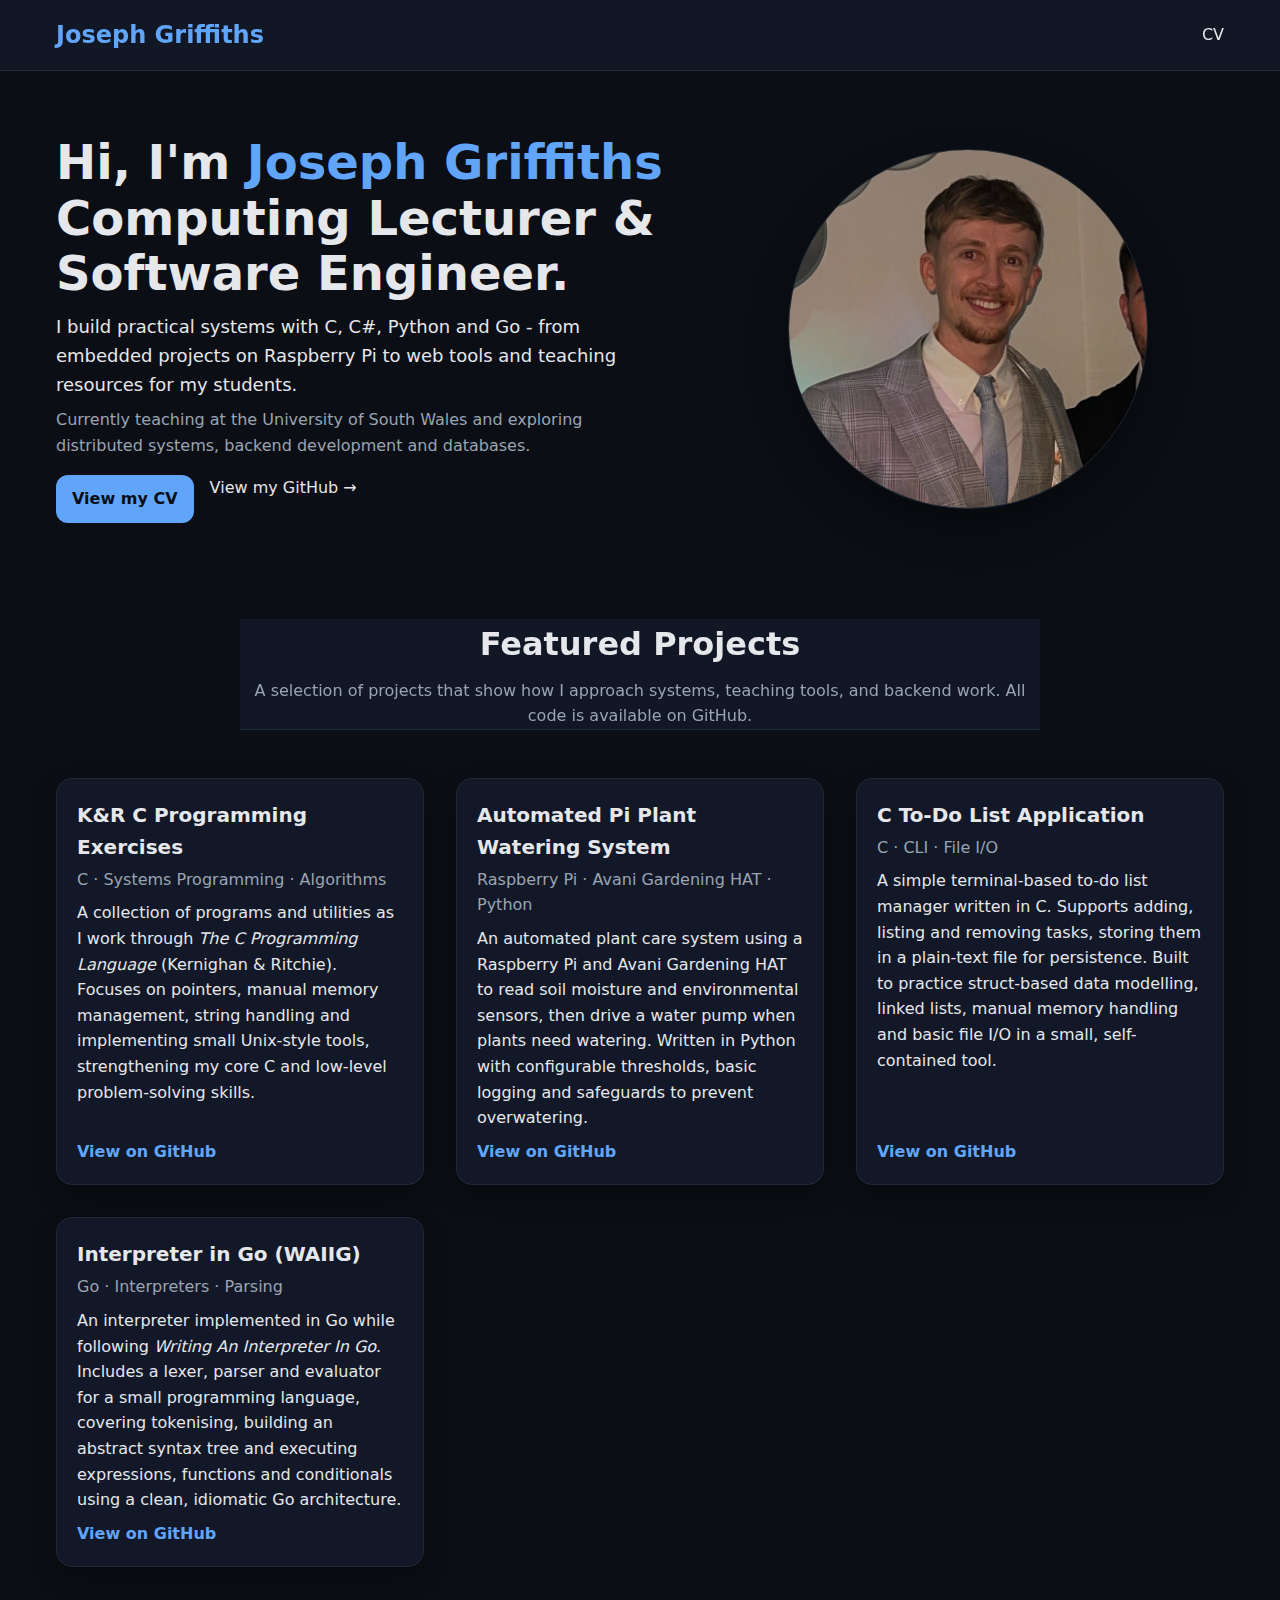
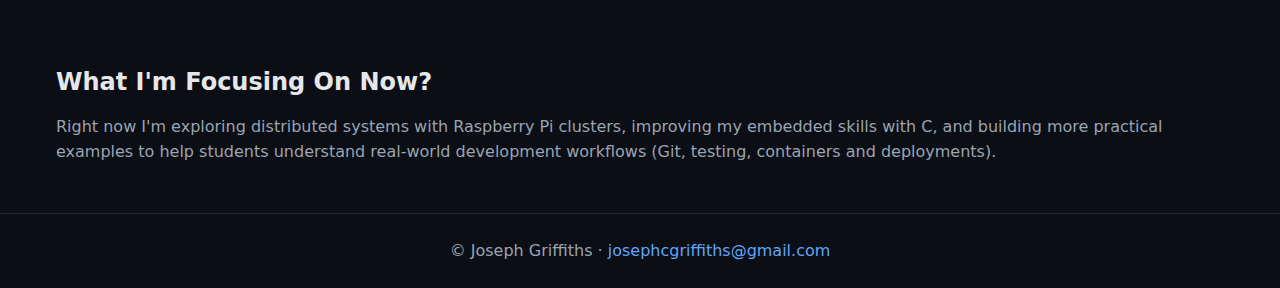
<file: index.html>
<!DOCTYPE html>
<html lang="en">
<head>
  <meta charset="UTF-8">
  <meta name="viewport" content="width=device-width, initial-scale=1.0">
  <link rel="stylesheet" href="assets/style.css">
  <title>Joseph Griffiths - Portfolio</title>
</head>
<body>
  <div data-include="partials/header.html"></div>

  <main>
    <!-- Hero / Intro -->
    <section class="hero">
      <div class="container hero-grid">
        <div class="hero-text">
          <h1>
            Hi, I'm <span class="accent">Joseph Griffiths</span><br>
            Computing Lecturer &amp; Software Engineer.
          </h1>
          <p class="lead">
            I build practical systems with C, C#, Python and Go - from embedded projects on Raspberry Pi
            to web tools and teaching resources for my students.
          </p>
          <p class="muted">
            Currently teaching at the University of South Wales and exploring distributed systems,
            backend development and databases.
          </p>

          <div class="cta">
            <a href="cv.html" class="btn">View my CV</a>
            <a href="https://github.com/josephcgriffiths" target="_blank" class="link">
              View my GitHub →
            </a>
          </div>
        </div>

        <div class="hero-photo">
          <!-- Update path if your photo lives somewhere else -->
          <img src="assets/me.jpg" alt="Portrait of Joseph Griffiths">
        </div>
      </div>
    </section>

    <!-- Featured Projects -->
    <section class="projects">
      <div class="container">
        <header class="projects-header">
          <h1>Featured Projects</h1>
          <p class="muted">
            A selection of projects that show how I approach systems, teaching tools, and backend work.
            All code is available on GitHub.
          </p>
        </header>

        <div class="projects-grid">
          <!-- Project 1: K&R C Exercises -->
          <article class="project-card">
            <!-- <img src="assets/knr-c.jpg" alt="K&R C programming examples"> -->
            <div class="project-content">
              <h2>K&amp;R C Programming Exercises</h2>
              <p class="muted">C · Systems Programming · Algorithms</p>
              <p>
                A collection of programs and utilities as I work through
                <em>The C Programming Language</em> (Kernighan &amp; Ritchie). Focuses on pointers,
                manual memory management, string handling and implementing small Unix-style tools,
                strengthening my core C and low-level problem-solving skills.
              </p>
              <div class="project-links">
                <a href="https://github.com/josephcgriffiths/KR" target="_blank">
                  View on GitHub
                </a>
              </div>
            </div>
          </article>

          <!-- Project 2: Automated Pi Plant Watering -->
          <article class="project-card">
            <!-- <img src="assets/plant-watering.jpg" alt="Automated plant watering system"> -->
            <div class="project-content">
              <h2>Automated Pi Plant Watering System</h2>
              <p class="muted">Raspberry Pi · Avani Gardening HAT · Python</p>
              <p>
                An automated plant care system using a Raspberry Pi and Avani Gardening HAT to read soil
                moisture and environmental sensors, then drive a water pump when plants need watering.
                Written in Python with configurable thresholds, basic logging and safeguards to prevent
                overwatering.
              </p>
              <div class="project-links">
                <a href="https://github.com/josephcgriffiths/automated-plant-watering-system" target="_blank">
                  View on GitHub
                </a>
              </div>
            </div>
          </article>

          <!-- Project 3: C To-Do List Application -->
          <article class="project-card">
            <!-- <img src="assets/c-todo.jpg" alt="Terminal screenshot of C to-do list app"> -->
            <div class="project-content">
              <h2>C To-Do List Application</h2>
              <p class="muted">C · CLI · File I/O</p>
              <p>
                A simple terminal-based to-do list manager written in C. Supports adding, listing and
                removing tasks, storing them in a plain-text file for persistence. Built to practice
                struct-based data modelling, linked lists, manual memory handling and basic file I/O in a small,
                self-contained tool.
              </p>
              <div class="project-links">
                <a href="https://github.com/josephcgriffiths/Todo-list" target="_blank">
                  View on GitHub
                </a>
              </div>
            </div>
          </article>

          <!-- Project 4: Go Interpreter (WAIIG) -->
          <article class="project-card">
            <!-- <img src="assets/go-interpreter.jpg" alt="Go interpreter project"> -->
            <div class="project-content">
              <h2>Interpreter in Go (WAIIG)</h2>
              <p class="muted">Go · Interpreters · Parsing</p>
              <p>
                An interpreter implemented in Go while following <em>Writing An Interpreter In Go</em>.
                Includes a lexer, parser and evaluator for a small programming language, covering tokenising,
                building an abstract syntax tree and executing expressions, functions and conditionals using
                a clean, idiomatic Go architecture.
              </p>
              <div class="project-links">
                <a href="https://github.com/josephcgriffiths/interpretor-in-go" target="_blank">
                  View on GitHub
                </a>
              </div>
            </div>
          </article>
        </div>
      </div>
    </section>

    <!-- Optional: Recent / Teaching focus section -->
    <section class="container" style="padding-block: 3rem;">
      <h2 style="margin-bottom: 0.75rem;">What I'm Focusing On Now?</h2>
      <p class="muted">
        Right now I'm exploring distributed systems with Raspberry Pi clusters, improving my embedded skills
        with C, and building more practical examples to help students understand real-world
        development workflows (Git, testing, containers and deployments).
      </p>
    </section>
  </main>

  <div data-include="partials/footer.html"></div>
  <script defer src="assets/include.js"></script>
</body>
</html>
</file>
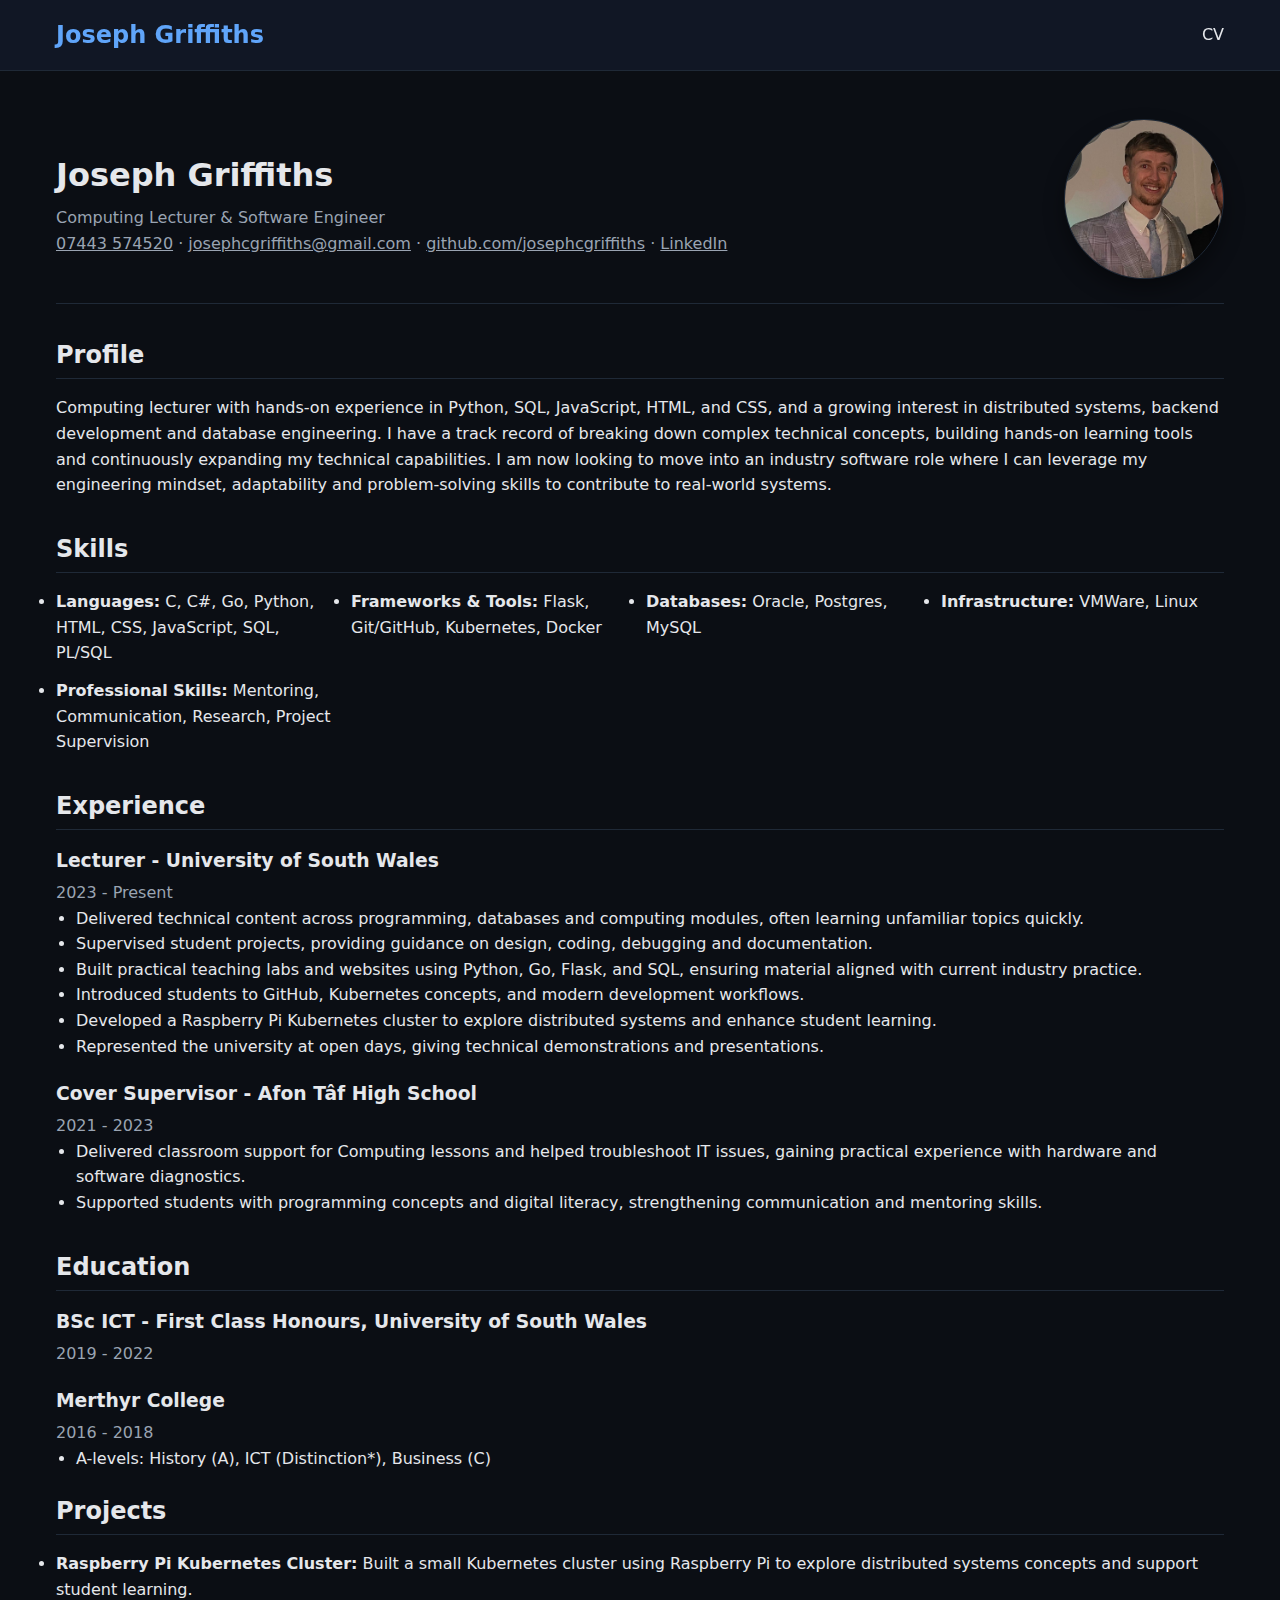
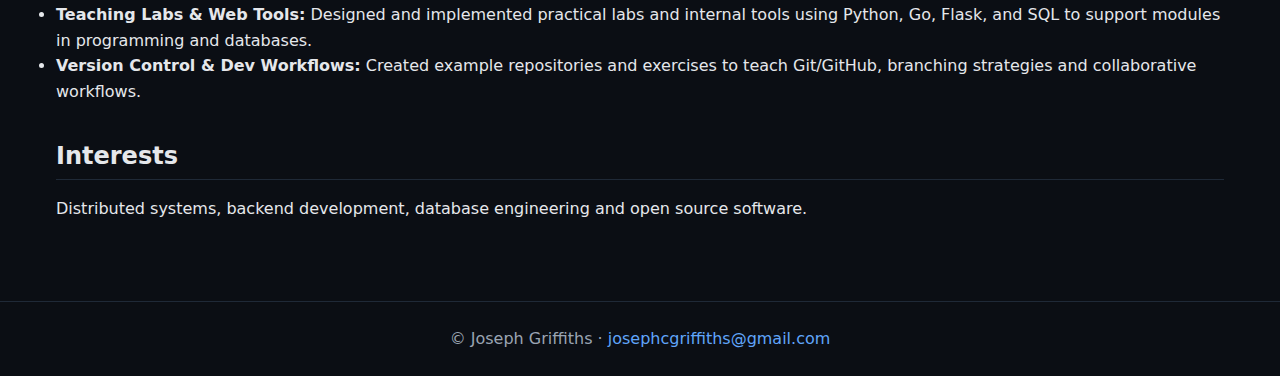
<file: cv.html>
<!DOCTYPE html>
<html lang="en">
<head>
  <meta charset="UTF-8">
  <meta name="viewport" content="width=device-width, initial-scale=1.0">
  <title>Curriculum Vitae - Joseph Griffiths</title>
  <link rel="stylesheet" href="assets/style.css">
</head>
<body>
  <div data-include="partials/header.html"></div>

  <main class="container cv">
    <section class="cv-header">
      <div class="cv-intro">
        <h1>Joseph Griffiths</h1>
        <p class="muted">Computing Lecturer &amp; Software Engineer</p>
        <p>
          <a href="tel:+447443574520">07443 574520</a> ·
          <a href="mailto:josephcgriffiths@gmail.com">josephcgriffiths@gmail.com</a> ·
          <a href="https://github.com/josephcgriffiths" target="_blank">github.com/josephcgriffiths</a> ·
          <a href="https://www.linkedin.com/in/joseph-griffiths-0b51a7256/" target="_blank">LinkedIn</a>
        </p>
      </div>
      <div class="cv-photo">
        <img src="assets/me.jpg" alt="Portrait of Joseph Griffiths" width="160" height="160">
      </div>
    </section>

    <section class="cv-section">
      <h2>Profile</h2>
      <p>
        Computing lecturer with hands-on experience in Python, SQL, JavaScript, HTML, and CSS, and a growing interest
        in distributed systems, backend development and database engineering. I have a track record of breaking down
        complex technical concepts, building hands-on learning tools and continuously expanding my technical capabilities.
        I am now looking to move into an industry software role where I can leverage my engineering mindset, adaptability
        and problem-solving skills to contribute to real-world systems.
      </p>
    </section>

    <section class="cv-section">
      <h2>Skills</h2>
      <ul class="cv-grid">
        <li>
          <strong>Languages:</strong>
          C, C#, Go, Python, HTML, CSS, JavaScript, SQL, PL/SQL
        </li>
        <li>
          <strong>Frameworks &amp; Tools:</strong>
          Flask, Git/GitHub, Kubernetes, Docker
        </li>
        <li>
          <strong>Databases:</strong>
          Oracle, Postgres, MySQL
        </li>
        <li>
          <strong>Infrastructure:</strong>
          VMWare, Linux
        </li>
        <li>
          <strong>Professional Skills:</strong>
          Mentoring, Communication, Research, Project Supervision
        </li>
      </ul>
    </section>

    <section class="cv-section">
      <h2>Experience</h2>

      <div class="cv-item">
        <h3>Lecturer - University of South Wales</h3>
        <p class="muted">2023 - Present</p>
        <ul>
          <li>Delivered technical content across programming, databases and computing modules, often learning unfamiliar topics quickly.</li>
          <li>Supervised student projects, providing guidance on design, coding, debugging and documentation.</li>
          <li>Built practical teaching labs and websites using Python, Go, Flask, and SQL, ensuring material aligned with current industry practice.</li>
          <li>Introduced students to GitHub, Kubernetes concepts, and modern development workflows.</li>
          <li>Developed a Raspberry Pi Kubernetes cluster to explore distributed systems and enhance student learning.</li>
          <li>Represented the university at open days, giving technical demonstrations and presentations.</li>
        </ul>
      </div>

      <div class="cv-item">
        <h3>Cover Supervisor - Afon Tâf High School</h3>
        <p class="muted">2021 - 2023</p>
        <ul>
          <li>Delivered classroom support for Computing lessons and helped troubleshoot IT issues, gaining practical experience with hardware and software diagnostics.</li>
          <li>Supported students with programming concepts and digital literacy, strengthening communication and mentoring skills.</li>
        </ul>
      </div>
    </section>

    <section class="cv-section">
      <h2>Education</h2>

      <div class="cv-item">
        <h3>BSc ICT - First Class Honours, University of South Wales</h3>
        <p class="muted">2019 - 2022</p>
      </div>

      <div class="cv-item">
        <h3>Merthyr College</h3>
        <p class="muted">2016 - 2018</p>
        <ul>
          <li>A-levels: History (A), ICT (Distinction*), Business (C)</li>
        </ul>
      </div>

    <section class="cv-section">
      <h2>Projects</h2>
      <ul>
        <li>
          <strong>Raspberry Pi Kubernetes Cluster:</strong>
          Built a small Kubernetes cluster using Raspberry Pi to explore distributed systems concepts and support student learning.
        </li>
        <li>
          <strong>Teaching Labs &amp; Web Tools:</strong>
          Designed and implemented practical labs and internal tools using Python, Go, Flask, and SQL to support modules in programming and databases.
        </li>
        <li>
          <strong>Version Control &amp; Dev Workflows:</strong>
          Created example repositories and exercises to teach Git/GitHub, branching strategies and collaborative workflows.
        </li>
      </ul>
    </section>

    <section class="cv-section">
      <h2>Interests</h2>
      <p>
        Distributed systems, backend development, database engineering and open source software.
      </p>
    </section>
  </main>

  <div data-include="partials/footer.html"></div>
  <script defer src="assets/include.js"></script>
</body>
</html>
</file>
<file: assets/style.css>
/* === Global Styles === */
* { box-sizing: border-box; margin: 0; padding: 0; font-family: system-ui, -apple-system, "Segoe UI", Roboto, sans-serif; }
body { background-color: #0b0e14; color: #e5e7eb; line-height: 1.6; }

/* === Header Styles === */
header {
  background-color: rgba(18, 24, 39, 0.9);
  backdrop-filter: blur(8px);
  border-bottom: 1px solid #1f2937;
  position: sticky;
  top: 0;
  z-index: 1000;
}
nav {
  display: flex;
  justify-content: space-between;
  align-items: center;
  max-width: 1200px;
  margin: 0 auto;
  padding: 1rem;
}
.logo a {
  color: #60a5fa;
  font-size: 1.5rem;
  font-weight: bold;
  text-decoration: none;
}
.nav-links { list-style: none; display: flex; gap: 1.5rem; }
.nav-links a { color: #e5e7eb; text-decoration: none; transition: color 0.2s; }
.nav-links a:hover { color: #60a5fa; }

/* === Footer Styles === */
footer {
  border-top: 1px solid #1f2937;
  text-align: center;
  padding: 1.5rem;
  color: #9aa4b2;
}
footer a { color: #60a5fa; text-decoration: none; }
footer a:hover { text-decoration: underline; }

/* === Layout utilities === */
.container { max-width: 1200px; margin: 0 auto; padding: 0 1rem; }
.muted { color: #9aa4b2; }

/* === Buttons & links === */
.btn {
  display: inline-block;
  background: #60a5fa;
  color: #0b0e14;
  font-weight: 700;
  padding: 0.7rem 1rem;
  border-radius: 12px;
  text-decoration: none;
}
.btn:hover { filter: brightness(1.1); }
.link { color: #e5e7eb; text-decoration: none; }
.link:hover { color: #60a5fa; }

/* === Hero section === */
.hero { padding: 4rem 0 3rem; }
.hero-grid {
  display: grid;
  grid-template-columns: 1.2fr 1fr;
  gap: 2.5rem;
  align-items: center;
}
.hero-text h1 {
  font-size: clamp(2rem, 4vw, 3rem);
  line-height: 1.15;
  margin-bottom: 0.75rem;
}
.accent { color: #60a5fa; }
.lead {
  font-size: 1.125rem;
  margin-bottom: 0.5rem;
}
.cta { display: flex; gap: 1rem; margin-top: 1rem; }

/* Photo card */
.hero-photo {
  display: grid;
  place-items: center;
}
.hero-photo img {
  width: 100%;
  max-width: 360px;
  aspect-ratio: 1 / 1;
  object-fit: cover;
  border-radius: 50%;
  border: 1px solid #1f2937;
  box-shadow: 0 20px 40px rgba(0,0,0,.35);
  background: #0a0f1f;
}

/* Responsive */
@media (max-width: 900px) {
  .hero { padding: 3rem 0 2rem; }
  .hero-grid { grid-template-columns: 1fr; text-align: left; }
  .hero-photo { order: -1; } /* photo above text on small screens */
  .cta { flex-wrap: wrap; }
}

/* === Blog list === */
#post-list { display: grid; gap: 1rem; margin-top: 1.25rem; }
.post-card {
  border: 1px solid #1f2937; border-radius: 14px; padding: 1rem;
  background: #121827;
}
.post-card a { color: #e5e7eb; text-decoration: none; }
.post-card a:hover { color: #60a5fa; }
.post-meta { color:#9aa4b2; font-size: .95rem; margin:.25rem 0 .5rem; }
.post-summary { color:#cbd5e1; }

/* === CV Page === */
.cv { padding-block: 3rem; }
.cv-header {
  display: flex;
  justify-content: space-between;
  align-items: center;
  flex-wrap: wrap;
  border-bottom: 1px solid #1f2937;
  padding-bottom: 1rem;
  margin-bottom: 2rem;
}
.cv-intro h1 { font-size: 2rem; margin-bottom: 0.25rem; }
.cv-intro p, .cv-intro a { color: #9aa4b2; }
.cv-intro a:hover { color: #60a5fa; }

.cv-photo img {
  border-radius: 50%;
  border: 1px solid #1f2937;
  box-shadow: 0 10px 20px rgba(0,0,0,0.4);
}

.cv-section { margin-bottom: 2rem; }
.cv-section h2 {
  font-size: 1.5rem;
  border-bottom: 1px solid #1f2937;
  padding-bottom: 0.25rem;
  margin-bottom: 1rem;
}

.cv-item { margin-bottom: 1.25rem; }
.cv-item h3 { margin-bottom: 0.25rem; }
.cv-item ul { margin-left: 1.25rem; list-style: disc; }

.cv-grid {
  display: grid;
  grid-template-columns: repeat(auto-fit, minmax(280px, 1fr));
  gap: 0.75rem;
}

@media (max-width: 768px) {
  .cv-header { flex-direction: column; text-align: center; }
  .cv-photo { margin-top: 1rem; }
}

/* === Projects Page === */
.projects { padding-block: 3rem; }
.projects-header { text-align: center; max-width: 800px; margin-inline: auto; margin-bottom: 3rem; }
.projects-header h1 { font-size: 2rem; margin-bottom: 0.5rem; }

.projects-grid {
  display: grid;
  grid-template-columns: repeat(auto-fit, minmax(320px, 1fr));
  gap: 2rem;
}

.project-card {
  background: #121827;
  border: 1px solid #1f2937;
  border-radius: 16px;
  overflow: hidden;
  box-shadow: 0 10px 25px rgba(0,0,0,0.3);
  display: flex;
  flex-direction: column;
}

.project-card img {
  width: 100%;
  height: 200px;
  object-fit: cover;
}

.project-content {
  padding: 1.25rem;
  display: flex;
  flex-direction: column;
  flex-grow: 1;
}

.project-content h2 {
  font-size: 1.25rem;
  margin-bottom: 0.25rem;
}

.project-content p {
  margin-bottom: 0.5rem;
}

.project-links {
  margin-top: auto;
  display: flex;
  gap: 1.25rem;
  flex-wrap: wrap;
}

.project-links a {
  color: #60a5fa;
  text-decoration: none;
  font-weight: 600;
}

.project-links a:hover {
  text-decoration: underline;
}

@media (max-width: 640px) {
  .projects-header { text-align: left; }
}
</file>
